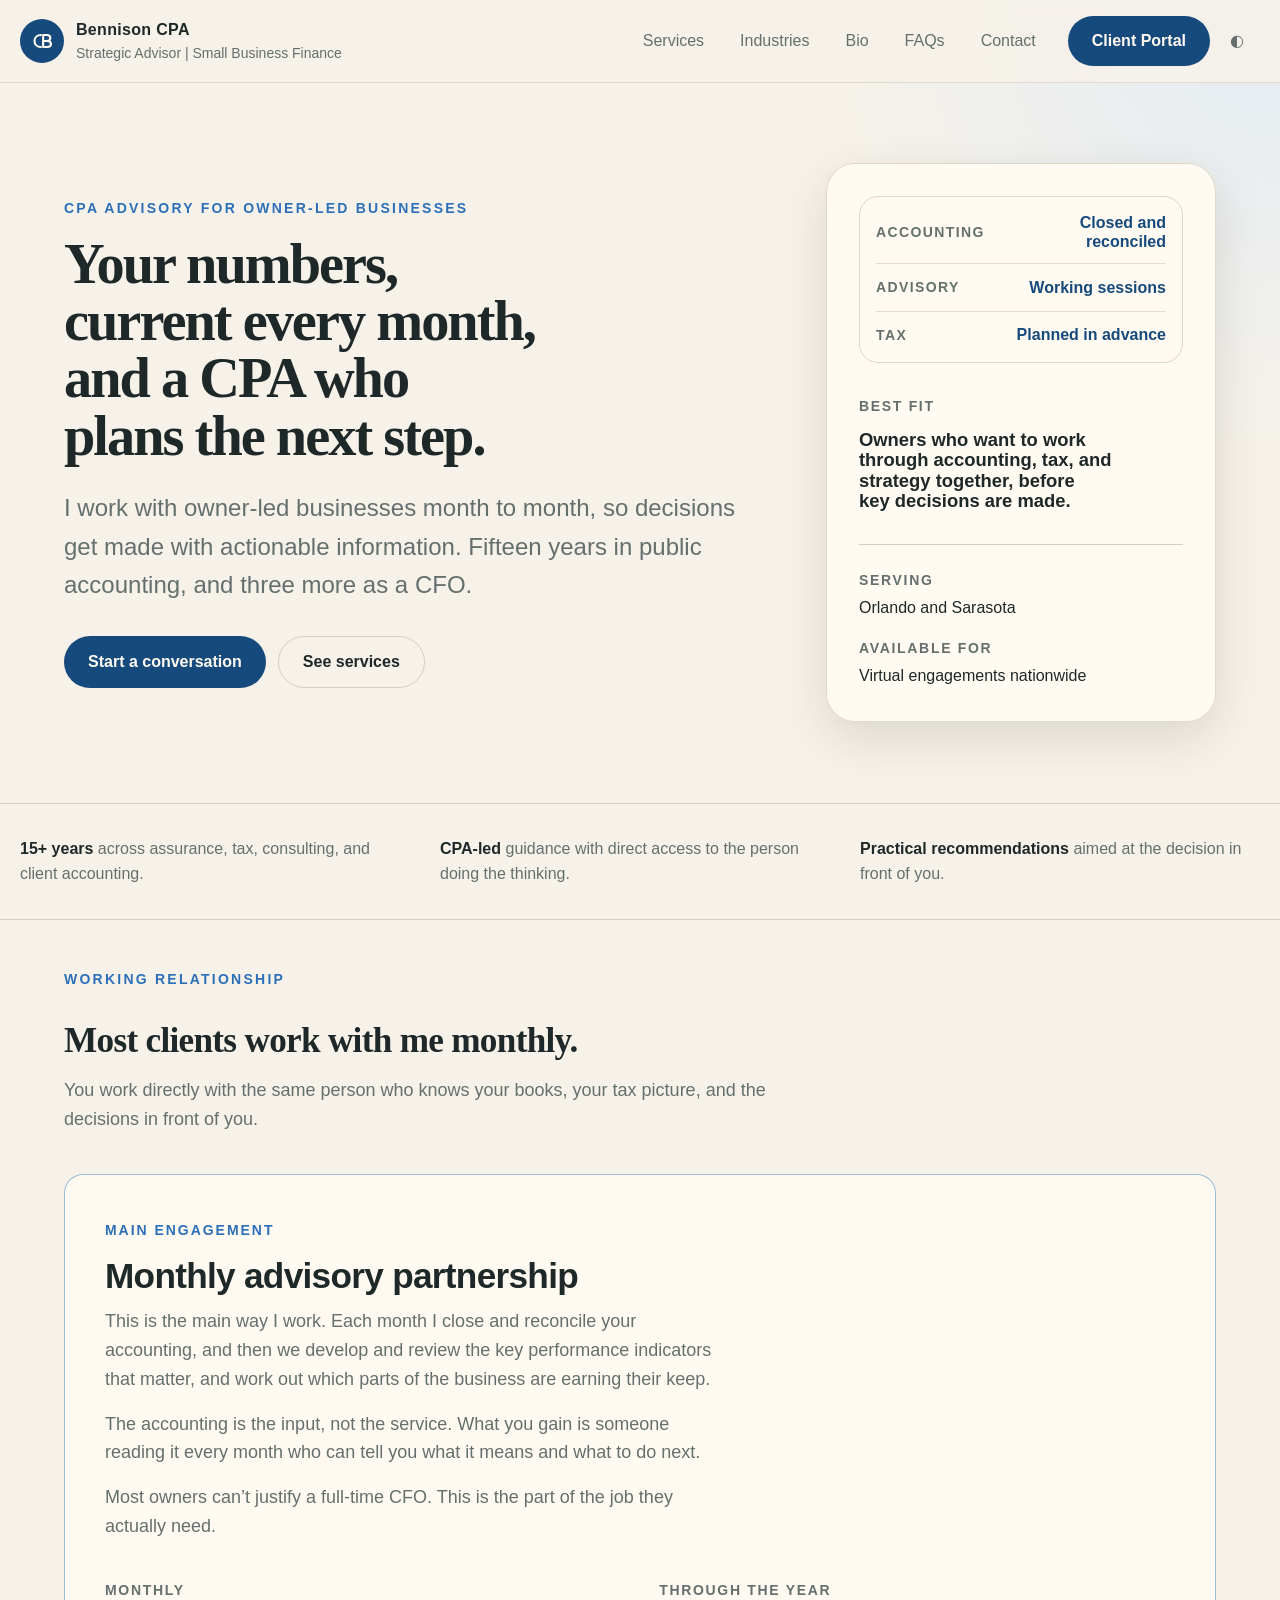
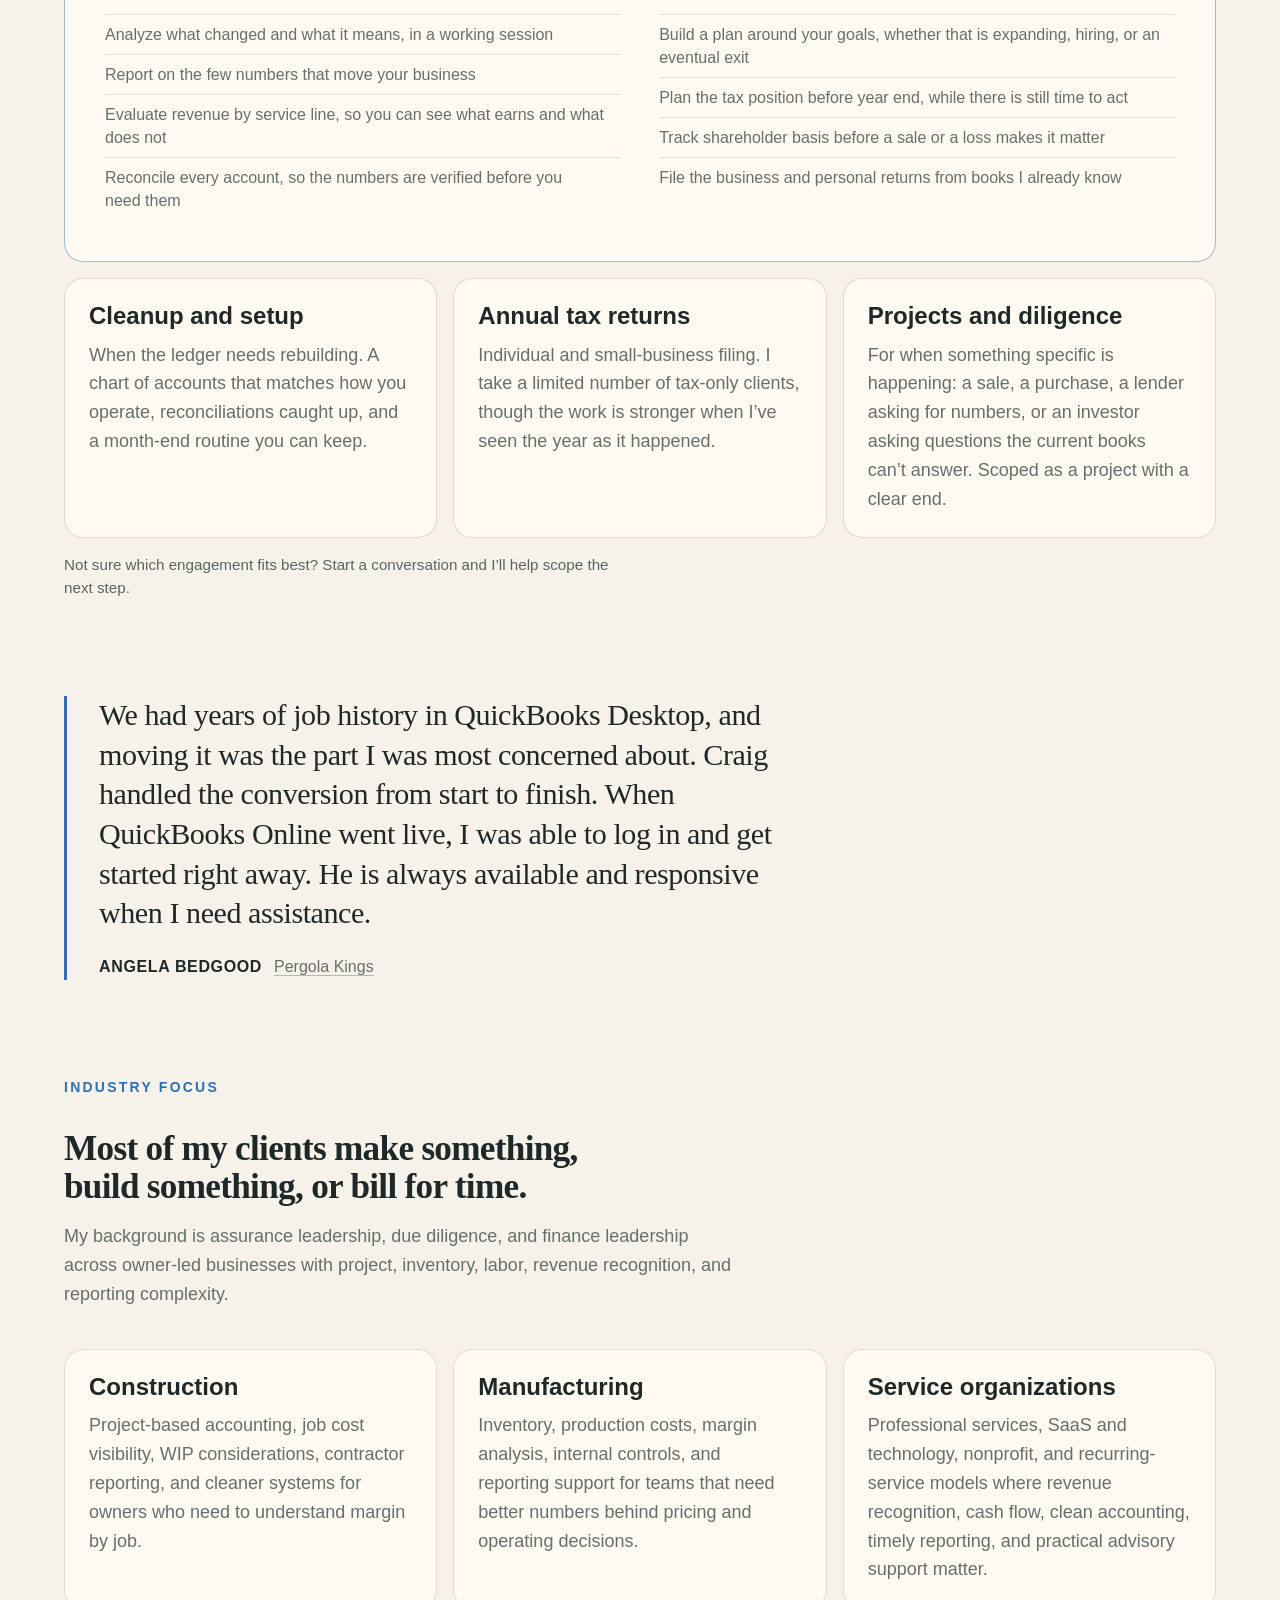
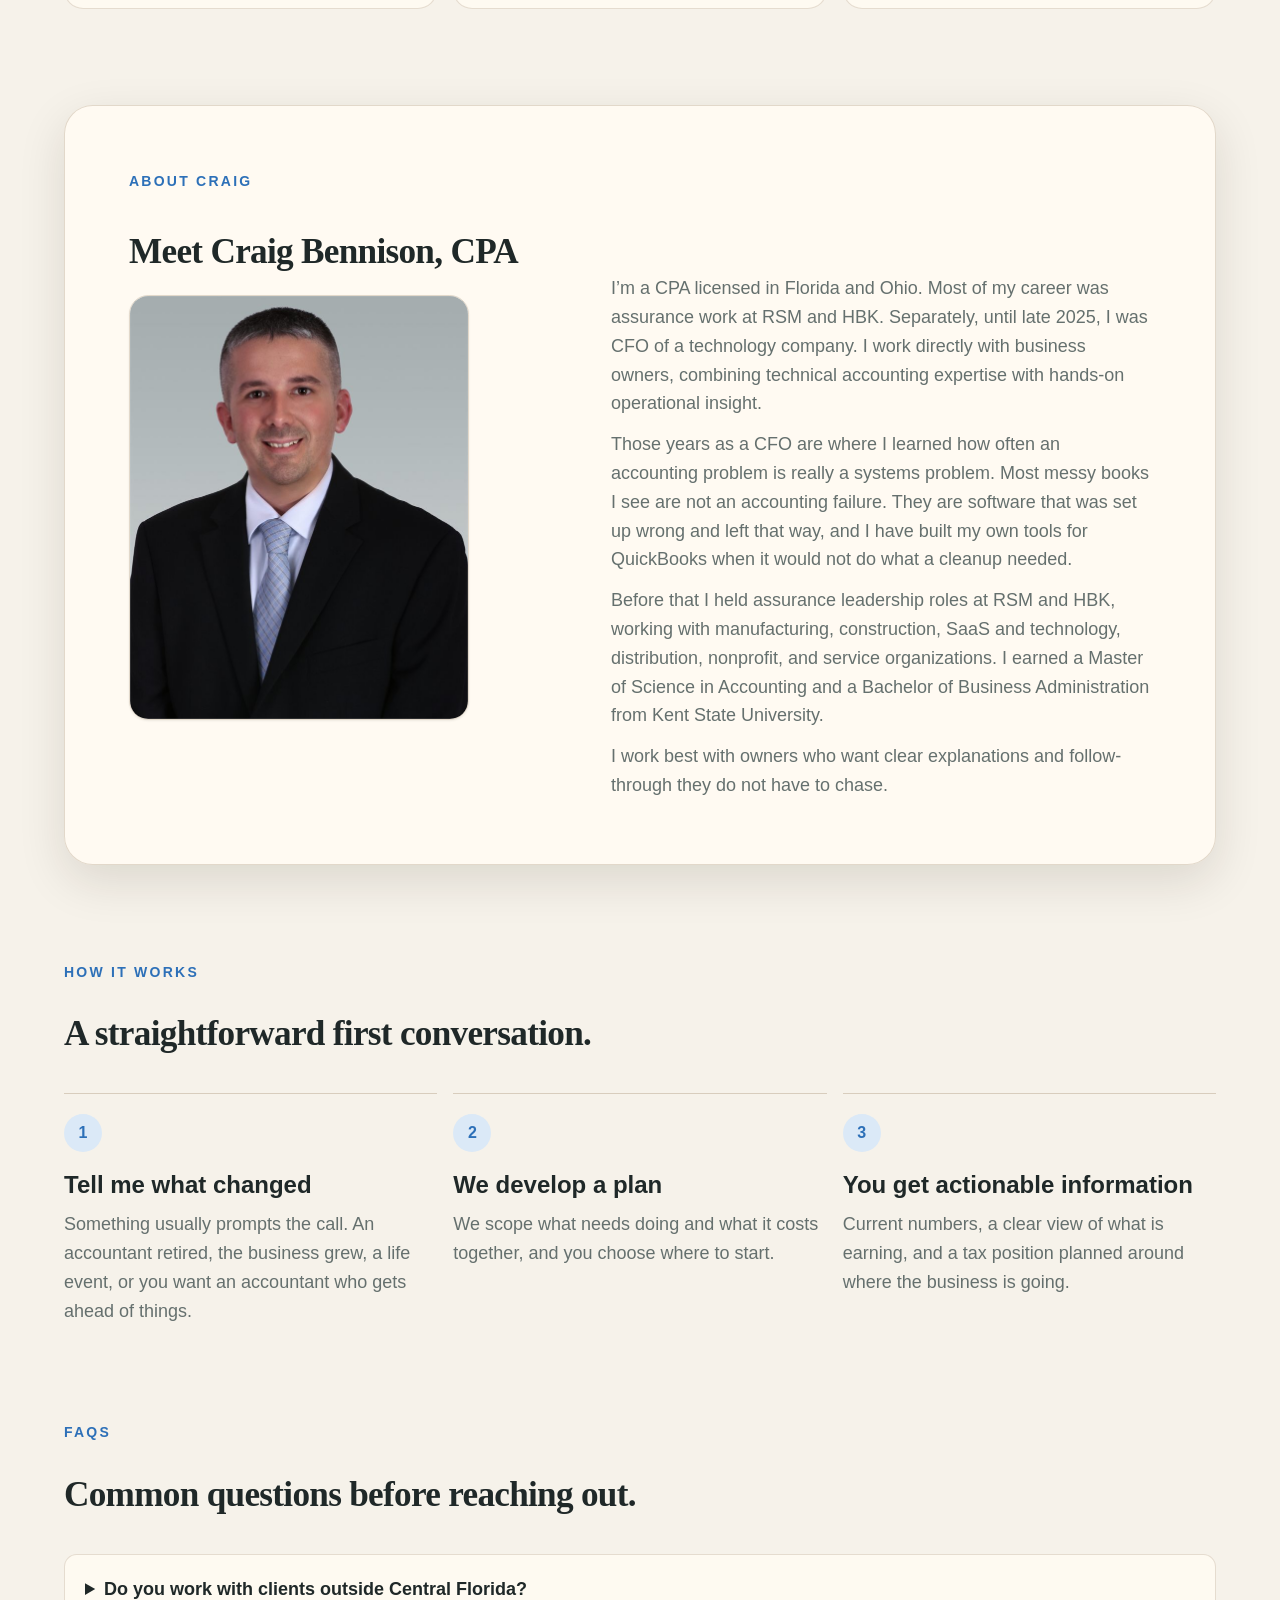
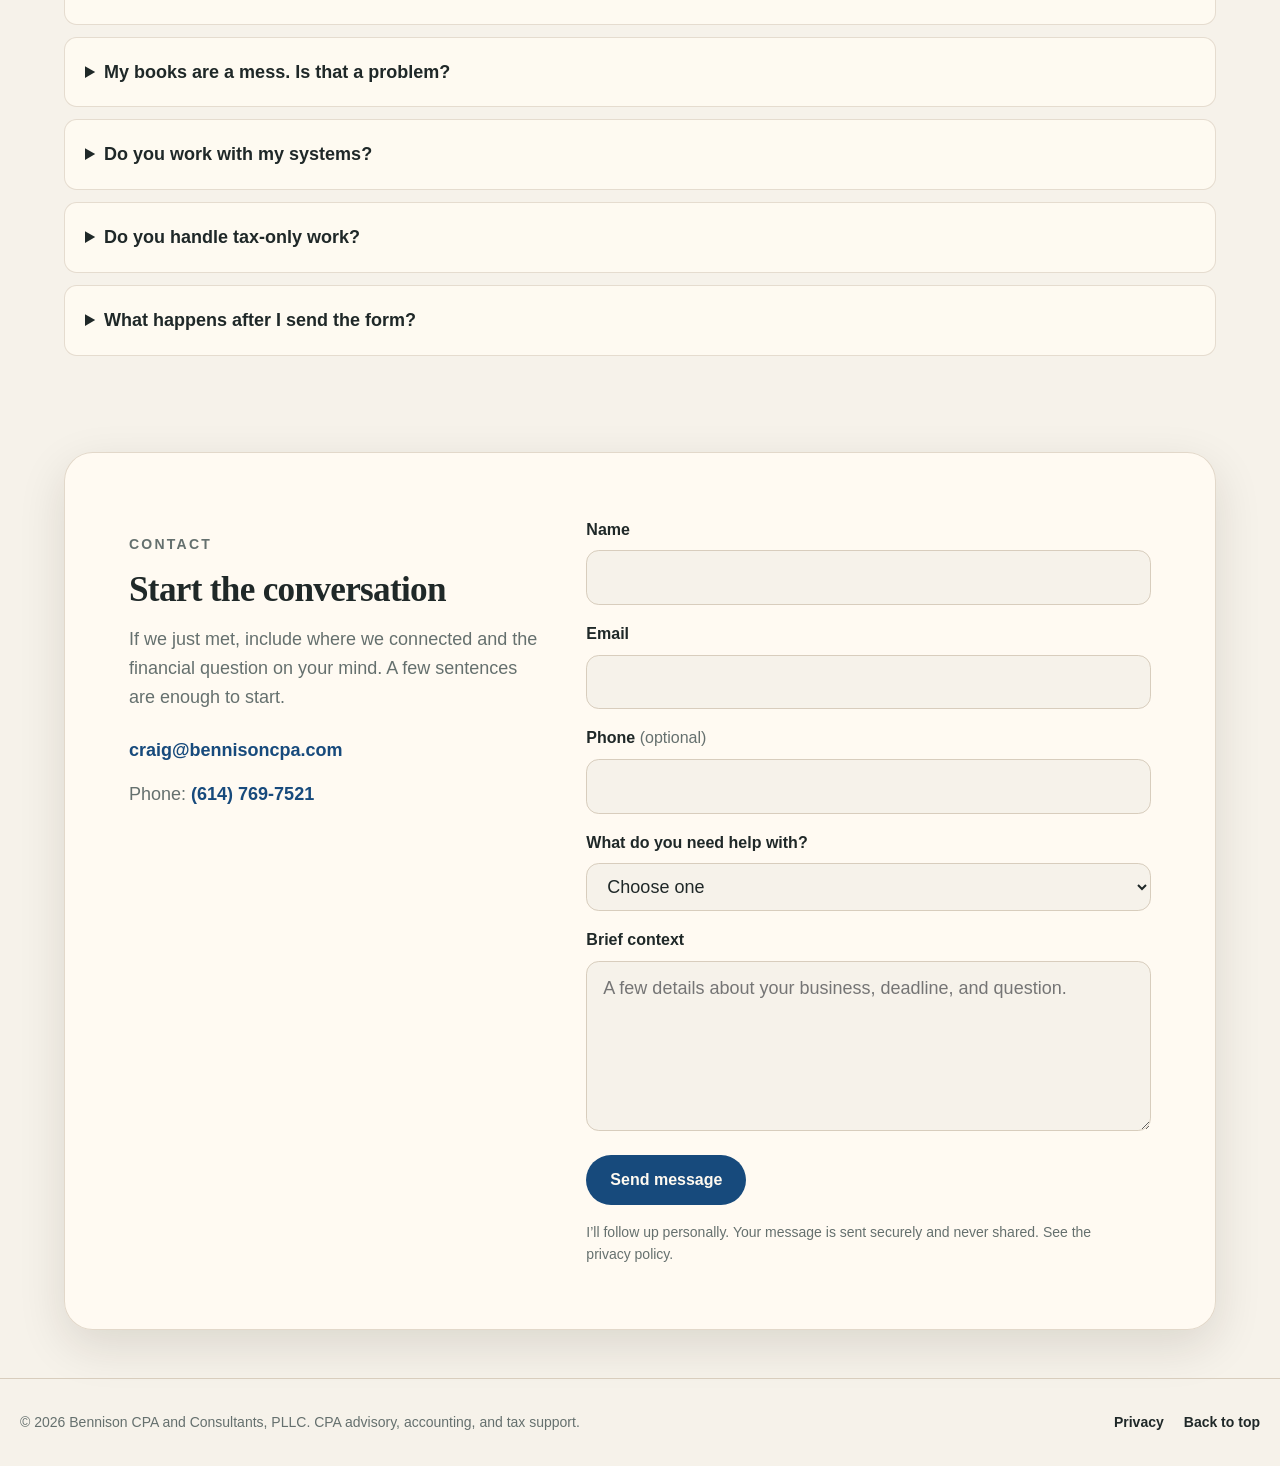
<file: index.html>
<!doctype html>
<html lang="en">
  <head>
    <meta charset="utf-8" />
    <meta name="viewport" content="width=device-width, initial-scale=1" />
    <title>Bennison CPA and Consultants | CPA Advisory, Accounting, and Tax</title>
    <meta
      name="description"
      content="Monthly CFO-level advisory for owner-led businesses, plus QuickBooks cleanup, tax, and diligence. CPA licensed in Florida and Ohio, based in Mount Dora with a client base in Sarasota."
    />
    <meta name="robots" content="index, follow, max-image-preview:large" />
    <meta property="og:site_name" content="Bennison CPA and Consultants" />
    <meta property="og:title" content="Bennison CPA and Consultants" />
    <meta
      property="og:description"
      content="Monthly CFO-level advisory for owner-led businesses, plus QuickBooks cleanup, tax, and diligence. CPA licensed in Florida and Ohio."
    />
    <meta property="og:type" content="website" />
    <meta property="og:url" content="https://www.bennisoncpa.com/" />
    <meta property="og:image" content="https://www.bennisoncpa.com/assets/og-bennisoncpa.jpg" />
    <meta property="og:image:width" content="1200" />
    <meta property="og:image:height" content="630" />
    <meta property="og:image:alt" content="Bennison CPA and Consultants | Strategic Advisor, Small Business Finance" />
    <meta property="og:locale" content="en_US" />

    <meta name="twitter:card" content="summary_large_image" />
    <meta name="twitter:title" content="Bennison CPA and Consultants" />
    <meta name="twitter:description" content="Monthly CFO-level advisory for owner-led businesses, plus QuickBooks cleanup, tax, and diligence. CPA licensed in Florida and Ohio." />
    <meta name="twitter:image" content="https://www.bennisoncpa.com/assets/og-bennisoncpa.jpg" />

    <meta name="theme-color" content="#f6f2ea" media="(prefers-color-scheme: light)" />
    <meta name="theme-color" content="#101615" media="(prefers-color-scheme: dark)" />
    <link rel="canonical" href="https://www.bennisoncpa.com/" />
    <link rel="icon" href="favicon.svg" type="image/svg+xml" />
    <link rel="apple-touch-icon" href="apple-touch-icon.png" />

    <!--
      Theme must be resolved before first paint, otherwise dark-mode visitors
      get a flash of the light palette. Keep this inline and above the stylesheet.
    -->
    <script>
      (function () {
        try {
          var stored = localStorage.getItem('theme');
          var theme = stored || (window.matchMedia('(prefers-color-scheme: dark)').matches ? 'dark' : 'light');
          document.documentElement.setAttribute('data-theme', theme);
        } catch (e) {
          document.documentElement.setAttribute('data-theme', 'light');
        }
      })();
    </script>

    <link rel="preconnect" href="https://api.fontshare.com" />
    <link rel="preconnect" href="https://cdn.fontshare.com" crossorigin />
    <!--
      Fontshare's API honours only the FIRST f[] parameter and silently drops any
      others, so each family needs its own request. Combining them into one URL is
      why the Zodiak headings previously fell back to Georgia. Zodiak also ships
      400/700, not 500/600.
    -->
    <link rel="stylesheet" href="https://api.fontshare.com/v2/css?f[]=satoshi@400,500,700&display=swap" />
    <link rel="stylesheet" href="https://api.fontshare.com/v2/css?f[]=zodiak@400,700&display=swap" />
    <link rel="stylesheet" href="styles.css" />
    <!--
      Address is deliberately locality-only. Craig's Google Business Profile is
      registered as a service-area business ("No location; deliveries and home
      services only"), so it publishes no street address. Adding streetAddress
      or postalCode here would contradict the listing, and Google cross-checks
      the two. GBP service area is Orlando and Sarasota; name, phone, website
      and LinkedIn all match this block exactly.
    -->
    <script type="application/ld+json">
      {
        "@context": "https://schema.org",
        "@type": "AccountingService",
        "@id": "https://www.bennisoncpa.com/#organization",
        "name": "Bennison CPA and Consultants, PLLC",
        "url": "https://www.bennisoncpa.com",
        "logo": "https://www.bennisoncpa.com/assets/og-bennisoncpa.jpg",
        "image": "https://www.bennisoncpa.com/assets/og-bennisoncpa.jpg",
        "telephone": "+1-614-769-7521",
        "sameAs": [
          "https://www.linkedin.com/in/craig-bennison-cpa-a8450a20/"
        ],
        "founder": {
          "@type": "Person",
          "name": "Craig Bennison",
          "jobTitle": "Certified Public Accountant",
          "image": "https://www.bennisoncpa.com/assets/craig-bennison.jpg",
          "alumniOf": {
            "@type": "CollegeOrUniversity",
            "name": "Kent State University"
          },
          "sameAs": [
            "https://www.linkedin.com/in/craig-bennison-cpa-a8450a20/"
          ]
        },
        "address": {
          "@type": "PostalAddress",
          "addressLocality": "Mount Dora",
          "addressRegion": "FL",
          "addressCountry": "US"
        },
        "areaServed": [
            { "@type": "City", "name": "Mount Dora" },
            { "@type": "City", "name": "Orlando" },
            { "@type": "AdministrativeArea", "name": "Lake County, Florida" },
            { "@type": "AdministrativeArea", "name": "Central Florida" },
            { "@type": "City", "name": "Sarasota" },
            { "@type": "AdministrativeArea", "name": "Southwest Florida" },
            { "@type": "City", "name": "Cleveland" },
            { "@type": "AdministrativeArea", "name": "Northeast Ohio" }
          ],
        "availableLanguage": "en",
        "knowsAbout": [
          "QuickBooks Online cleanup",
          "Xero accounting cleanup",
          "Accounting platform migration",
          "Small business tax planning",
          "Construction job cost accounting",
          "Manufacturing inventory and margin analysis",
          "Financial due diligence and quality of earnings",
          "Management reporting and cash flow advisory",
          "Revenue and service line profitability analysis",
          "KPI reporting for owner-led businesses",
          "Forecasting and budgeting",
          "Outsourced CFO and monthly advisory"
        ],
        "hasOfferCatalog": {
          "@type": "OfferCatalog",
          "name": "CPA services",
          "itemListElement": [
              { "@type": "Offer", "itemOffered": { "@type": "Service", "name": "Monthly advisory partnership" } },
              { "@type": "Offer", "itemOffered": { "@type": "Service", "name": "Accounting cleanup and setup" } },
              { "@type": "Offer", "itemOffered": { "@type": "Service", "name": "Annual tax returns" } },
              { "@type": "Offer", "itemOffered": { "@type": "Service", "name": "Projects and diligence" } }
            ]
          },
        "email": "mailto:craig@bennisoncpa.com",
        "description": "Monthly CFO-level advisory for owner-led businesses, plus QuickBooks cleanup, tax, and diligence. CPA licensed in Florida and Ohio, based in Mount Dora with a client base in Sarasota."
      }
    </script>

    <!-- Keep these answers identical to the visible FAQ copy below, or Google drops the rich result. -->
    <script type="application/ld+json">
      {
        "@context": "https://schema.org",
        "@type": "FAQPage",
        "mainEntity": [
          {
            "@type": "Question",
            "name": "Do you work with clients outside Central Florida?",
            "acceptedAnswer": {
              "@type": "Answer",
              "text": "Yes. I am based in Mount Dora and work throughout Central Florida, and I have a long-standing client and referral base in Sarasota and Southwest Florida. I am also licensed in Ohio and work with clients near Cleveland. Most engagements run virtually."
            }
          },
          {
            "@type": "Question",
            "name": "My books are a mess. Is that a problem?",
            "acceptedAnswer": {
              "@type": "Answer",
              "text": "No. Books stop getting done for ordinary reasons: someone left, a system changed, time got away. Whatever state yours are in, it can be fixed."
            }
          },
          {
            "@type": "Question",
            "name": "Do you work with my systems?",
            "acceptedAnswer": {
              "@type": "Answer",
              "text": "Yes. QuickBooks Online, Xero, or whatever you are running now. Throughout my career I have seen them all, and when a system or process is holding you back I can recommend a better path forward."
            }
          },
          {
            "@type": "Question",
            "name": "Do you handle tax-only work?",
            "acceptedAnswer": {
              "@type": "Answer",
              "text": "Yes, on a selective basis. Most of my work is a monthly advisory partnership, and tax work is stronger when I have seen the year as it happened, so I take a limited number of tax-only clients."
            }
          },
          {
            "@type": "Question",
            "name": "What happens after I send the form?",
            "acceptedAnswer": {
              "@type": "Answer",
              "text": "Your message comes straight to me, and I’ll follow up personally with next steps."
            }
          }
        ]
      }
    </script>
  </head>
  <body>
    <a class="skip-link" href="#main">Skip to content</a>
    <header class="site-header" data-header>
      <nav class="nav" aria-label="Primary navigation">
        <a class="brand" href="#top" aria-label="Bennison CPA home">
          <svg class="brand-mark" viewBox="0 0 48 48" aria-hidden="true">
            <path class="mark-c" d="M22.5 15.5c-5.4 0-9.1 3.7-9.1 8.5s3.7 8.5 9.1 8.5" />
            <path class="mark-b" d="M25.6 15.5v17M25.6 15.5h5.1c3.1 0 5 1.7 5 4.2s-1.9 4.3-5 4.3h-5.1M25.6 24h5.8c3.2 0 5.2 1.7 5.2 4.2s-2 4.3-5.2 4.3h-5.8" />
          </svg>
          <span>
            <strong>Bennison CPA</strong>
            <small>Strategic Advisor | Small Business Finance</small>
          </span>
        </a>
        <button class="nav-toggle" type="button" aria-expanded="false" aria-controls="nav-links" data-nav-toggle>
          <span class="sr-only">Toggle menu</span>
          <span></span><span></span><span></span>
        </button>
        <div class="nav-links" id="nav-links" data-nav-links>
          <a href="#services">Services</a>
          <a href="#industries">Industries</a>
          <a href="#about">Bio</a>
          <a href="#faqs">FAQs</a>
          <a href="#contact">Contact</a>
          <a class="button button-primary nav-cta" 
             href="https://app.financial-cents.com/client-portal/" 
             target="_blank" 
             rel="noopener">
              Client Portal
          </a>
          <button class="theme-toggle" type="button" data-theme-toggle aria-label="Switch color theme">
            <span aria-hidden="true">◐</span>
          </button>
        </div>
      </nav>
    </header>

    <main id="main">
      <section class="hero" id="top">
        <div class="hero-copy">
          <p class="eyebrow">CPA advisory for owner-led businesses</p>
          <h1>Your numbers, current every month, and a CPA who plans the next step.</h1>
          <p class="hero-lede">
            I work with owner-led businesses month to month, so decisions get made with
            actionable information. Fifteen years in public accounting, and three more as
            a CFO.
          </p>
          <div class="hero-actions" aria-label="Primary actions">
            <a class="button button-primary" href="#contact">Start a conversation</a>
            <a class="button button-secondary" href="#services">See services</a>
          </div>
        </div>
        <aside class="hero-card" aria-label="Firm snapshot">
          <div class="mini-statement" aria-label="Engagement priorities">
            <div>
              <span>Accounting</span>
              <strong>Closed and reconciled</strong>
            </div>
            <div>
              <span>Advisory</span>
              <strong>Working sessions</strong>
            </div>
            <div>
              <span>Tax</span>
              <strong>Planned in advance</strong>
            </div>
          </div>
          <p class="card-label">Best fit</p>
          <h2>Owners who want to work through accounting, tax, and strategy together, before key decisions are made.</h2>
          <dl class="snapshot">
            <div>
              <dt>Serving</dt>
                <dd>Orlando and Sarasota</dd>
            </div>
            <div>
              <dt>Available for</dt>
              <dd>Virtual engagements nationwide</dd>
            </div>
          </dl>
        </aside>
      </section>

      <section class="trust-strip" aria-label="Firm strengths">
        <p><strong>15+ years</strong> across assurance, tax, consulting, and client accounting.</p>
        <p><strong>CPA-led</strong> guidance with direct access to the person doing the thinking.</p>
        <p><strong>Practical recommendations</strong> aimed at the decision in front of you.</p>
      </section>

      <section class="section services" id="services">
                <div class="section-intro">
          <p class="eyebrow">Working relationship</p>
          <h2>Most clients work with me monthly.</h2>
          <p>
            You work directly with the same person who knows your books, your tax picture, and
            the decisions in front of you.
          </p>
        </div>

        <div class="service-stack">
          <article class="service-card is-primary">
            <span class="service-tag">Main engagement</span>
            <h3>Monthly advisory partnership</h3>
            <div class="primary-split">
              <div class="primary-prose">
                <p>
                  This is the main way I work. Each month I close and reconcile your accounting, and
                  then we develop and review the key performance indicators that matter, and work out
                  which parts of the business are earning their keep.
                </p>
                <p>
                  The accounting is the input, not the service. What you gain is someone
                  reading it every month who can tell you what it means and what to do next.
                </p>
                <p>
                  Most owners can’t justify a full-time CFO. This is the part of the job they
                  actually need.
                </p>
              </div>
              <div class="primary-detail">
                <p class="detail-label">Monthly</p>
                <ul>
                  <li>Analyze what changed and what it means, in a working session</li>
                  <li>Report on the few numbers that move your business</li>
                  <li>Evaluate revenue by service line, so you can see what earns and what does not</li>
                  <li>Reconcile every account, so the numbers are verified before you need them</li>
                
</ul>
              </div>
              <div class="primary-detail">
                <p class="detail-label">Through the year</p>
                <ul>
                  <li>Build a plan around your goals, whether that is expanding, hiring, or an eventual exit</li>
                  <li>Plan the tax position before year end, while there is still time to act</li>
                  <li>Track shareholder basis before a sale or a loss makes it matter</li>
                  <li>File the business and personal returns from books I already know</li>
                </ul>
              </div>
            </div>
          
</article>
          <div class="service-secondary">
            <article class="service-card">
              <h3>Cleanup and setup</h3>
              <p>
                When the ledger needs rebuilding. A chart of accounts that matches how you operate, reconciliations caught up, and a month-end routine you can keep.
              </p>
            </article>
            <article class="service-card">
              <h3>Annual tax returns</h3>
              <p>
                Individual and small-business filing. I take a limited number of tax-only clients,
                though the work is stronger when I’ve seen the year as it happened.
              </p>
            </article>
            <article class="service-card">
              <h3>Projects and diligence</h3>
              <p>
                For when something specific is happening: a sale, a purchase, a lender asking for
                numbers, or an investor asking questions the current books can’t answer. Scoped as a
                project with a clear end.
              </p>
            </article>
          </div>
          <p class="muted-copy">
            Not sure which engagement fits best? Start a conversation and I’ll help scope the next step.
          </p>
        </div>
      </section>

      <!-- Testimonials are deliberately NOT marked up as Review or AggregateRating.
           Google: "If the entity that's being reviewed controls the reviews about
           itself, their pages that use LocalBusiness or any other type of
           Organization structured data are ineligible for star review feature."
           AccountingService inherits from LocalBusiness, so the markup would earn
           nothing and would breach the guidelines. Display only. -->
      <section class="section testimonials" aria-label="Client feedback">
        <figure class="testimonial">
          <blockquote>
            <p>
              We had years of job history in QuickBooks Desktop, and moving it was the part I was most
              concerned about. Craig handled the conversion from start to finish. When QuickBooks Online
              went live, I was able to log in and get started right away. He is always available and
              responsive when I need assistance.
            </p>
          </blockquote>
          <figcaption>
            <span class="testimonial-name">Angela Bedgood</span>
            <span class="testimonial-org">
              <a href="https://www.pergolakings.com/" target="_blank" rel="noopener noreferrer">
                Pergola Kings<span class="sr-only"> (opens in a new tab)</span>
              </a>
            </span>
          </figcaption>
        </figure>
      </section>

      <section class="section industries" id="industries">
        <div class="section-intro">
          <p class="eyebrow">Industry focus</p>
          <h2>Most of my clients make something, build something, or bill for time.</h2>
          <p>
            My background is assurance leadership, due diligence, and finance leadership across owner-led
            businesses with project, inventory, labor, revenue recognition, and reporting complexity.
          </p>
        </div>
        <div class="industry-grid">
          <article class="industry-card">
            <h3>Construction</h3>
            <p>
              Project-based accounting, job cost visibility, WIP considerations, contractor reporting,
              and cleaner systems for owners who need to understand margin by job.
            </p>
          </article>
          <article class="industry-card">
            <h3>Manufacturing</h3>
            <p>
              Inventory, production costs, margin analysis, internal controls, and reporting support for
              teams that need better numbers behind pricing and operating decisions.
            </p>
          </article>
          <article class="industry-card">
            <h3>Service organizations</h3>
            <p>
              Professional services, SaaS and technology, nonprofit, and recurring-service models where
              revenue recognition, cash flow, clean accounting, timely reporting, and practical advisory
              support matter.
            </p>
          </article>
        </div>
      </section>

      <section class="section about" id="about">
        <div class="about-panel">
          <div class="about-heading">
            <p class="eyebrow">About Craig</p>
            <h2>Meet Craig Bennison, CPA</h2>
            <figure class="bio-photo">
              <img
                src="assets/craig-bennison.jpg"
                alt="Craig Bennison, CPA, founder of Bennison CPA and Consultants"
                width="680"
                height="849"
                loading="lazy"
                decoding="async"
              />
            </figure>
          </div>
          <div class="about-copy">
            <p>
              I’m a CPA licensed in Florida and Ohio. Most of my career was assurance work at RSM
              and HBK. Separately, until late 2025, I was CFO of a technology company.
              I work directly with business owners, combining technical accounting expertise with
              hands-on operational insight.
            </p>
            <p>
              Those years as a CFO are where I learned how often an accounting problem is really a
              systems problem. Most messy books I see are not an accounting failure. They are
              software that was set up wrong and left that way, and I have built my own tools for
              QuickBooks when it would not do what a cleanup needed.
            </p>
            <p>
              Before that I held assurance leadership roles at RSM and HBK, working with
              manufacturing, construction, SaaS and technology, distribution, nonprofit, and service
              organizations. I earned a Master of Science in Accounting and a Bachelor of Business
              Administration from Kent State University.
            </p>
            <p>
              I work best with owners who want clear explanations and follow-through they do not
              have to chase.
            </p>
          </div>
        </div>
      </section>

      <section class="section process" aria-label="How engagements work">
        <div class="section-intro compact">
          <p class="eyebrow">How it works</p>
          <h2>A straightforward first conversation.</h2>
        </div>
                <ol class="steps" role="list">
          <li>
            <span>1</span>
            <h3>Tell me what changed</h3>
            <p>Something usually prompts the call. An accountant retired, the business grew, a life event, or you want an accountant who gets ahead of things.</p>
          </li>
          <li>
            <span>2</span>
            <h3>We develop a plan</h3>
            <p>We scope what needs doing and what it costs together, and you choose where to start.</p>
          </li>
          <li>
            <span>3</span>
            <h3>You get actionable information</h3>
            <p>Current numbers, a clear view of what is earning, and a tax position planned around where the business is going.</p>
          </li>
        </ol>

      </section>

      <section class="section faqs" id="faqs">
        <div class="section-intro">
          <p class="eyebrow">FAQs</p>
          <h2>Common questions before reaching out.</h2>
        </div>
        <div class="faq-list">
          <details>
            <summary>Do you work with clients outside Central Florida?</summary>
            <p>Yes. I am based in Mount Dora and work throughout Central Florida, and I have a long-standing client and referral base in Sarasota and Southwest Florida. I am also licensed in Ohio and work with clients near Cleveland. Most engagements run virtually.</p>
          </details>
          <details>
            <summary>My books are a mess. Is that a problem?</summary>
            <p>No. Books stop getting done for ordinary reasons: someone left, a system changed, time got away. Whatever state yours are in, it can be fixed.</p>
          </details>
          <details>
            <summary>Do you work with my systems?</summary>
            <p>Yes. QuickBooks Online, Xero, or whatever you are running now. Throughout my career I have seen them all, and when a system or process is holding you back I can recommend a better path forward.</p>
          </details>
          <details>
            <summary>Do you handle tax-only work?</summary>
            <p>Yes, on a selective basis. Most of my work is a monthly advisory partnership, and tax work is stronger when I have seen the year as it happened, so I take a limited number of tax-only clients.</p>
          </details>
          <details>
            <summary>What happens after I send the form?</summary>
            <p>Your message comes straight to me, and I’ll follow up personally with next steps.</p>
          </details>
        </div>
      </section>

      <section class="section contact" id="contact">
        <div class="contact-card">
          <div class="contact-copy">
            <p class="eyebrow">Contact</p>
            <h2>Start the conversation</h2>
            <p>
              If we just met, include where we connected and the financial question on your mind.
              A few sentences are enough to start.
            </p>
            <a class="email-link" href="mailto:craig@bennisoncpa.com">craig@bennisoncpa.com</a>
            <p class="contact-phone">
              Phone: <a href="tel:+16147697521">(614) 769-7521</a>
            </p>
          </div>
          <form
            class="contact-form"
            action="https://formspree.io/f/mlgzbqjk"
            method="POST"
            data-contact-form
          >
            <div class="field">
              <label for="name">Name</label>
              <input id="name" name="name" type="text" autocomplete="name" required />
            </div>
            <div class="field">
              <label for="email">Email</label>
              <input id="email" name="email" type="email" autocomplete="email" required />
            </div>
            <div class="field">
              <label for="phone">Phone <span class="field-optional">(optional)</span></label>
              <input id="phone" name="phone" type="tel" autocomplete="tel" />
            </div>
            <div class="field">
              <label for="need">What do you need help with?</label>
              <select id="need" name="need" required>
                <option value="">Choose one</option>
                <option>Monthly accounting, cleanup or system setup</option>
                <option>Tax planning or preparation</option>
                <option>Business advisory or project work</option>
                <option>Transaction or diligence support</option>
                <option>Not sure yet</option>
              </select>
            </div>
            <div class="field">
              <label for="message">Brief context</label>
              <textarea id="message" name="message" rows="5" required placeholder="A few details about your business, deadline, and question."></textarea>
            </div>

            <!-- Spam honeypot: real people never see this, bots fill it in and Formspree discards the message. -->
            <input type="text" name="_gotcha" tabindex="-1" autocomplete="off" aria-hidden="true" class="honeypot" />
            <input type="hidden" name="_subject" value="New inquiry from bennisoncpa.com" />

            <button class="button button-primary form-submit" type="submit" data-submit>Send message</button>

            <p class="form-status" data-form-status role="status" aria-live="polite"></p>

            <p class="form-note">
              I’ll follow up personally. Your message is sent securely
              and never shared. See the <a href="/privacy">privacy policy</a>.
            </p>
          </form>
        </div>
      </section>
    </main>

    <footer class="site-footer">
      <p>© <span data-year></span> Bennison CPA and Consultants, PLLC. CPA advisory, accounting, and tax support.</p>
      <nav class="footer-links" aria-label="Footer">
        <a href="/privacy">Privacy</a>
        <a href="#top">Back to top</a>
      </nav>
    </footer>

    <script src="script.js" defer></script>

    <!--
      ANALYTICS: Cloudflare Web Analytics is enabled via automatic setup in the
      Cloudflare dashboard, so the beacon is injected at the edge. Deliberately
      no analytics script here - adding one would double-count every page view.
    -->
  </body>
</html>
</file>
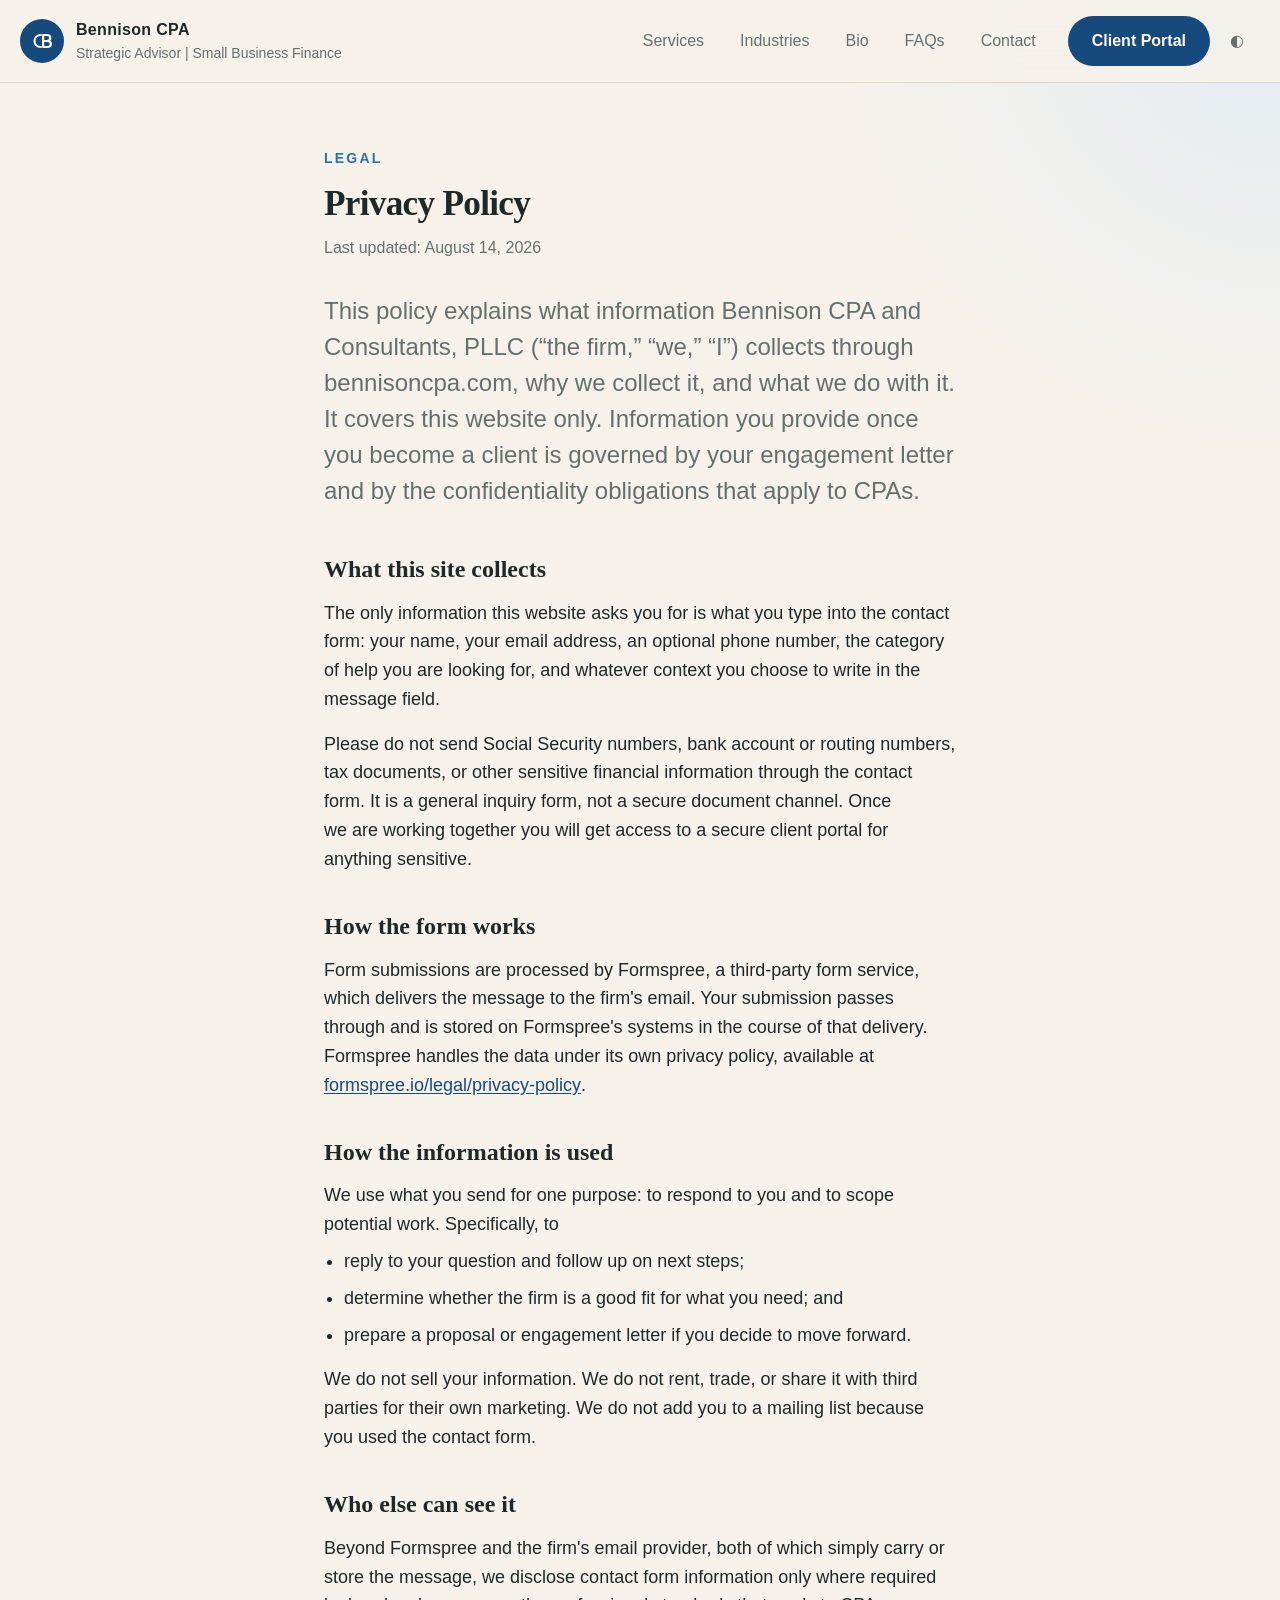
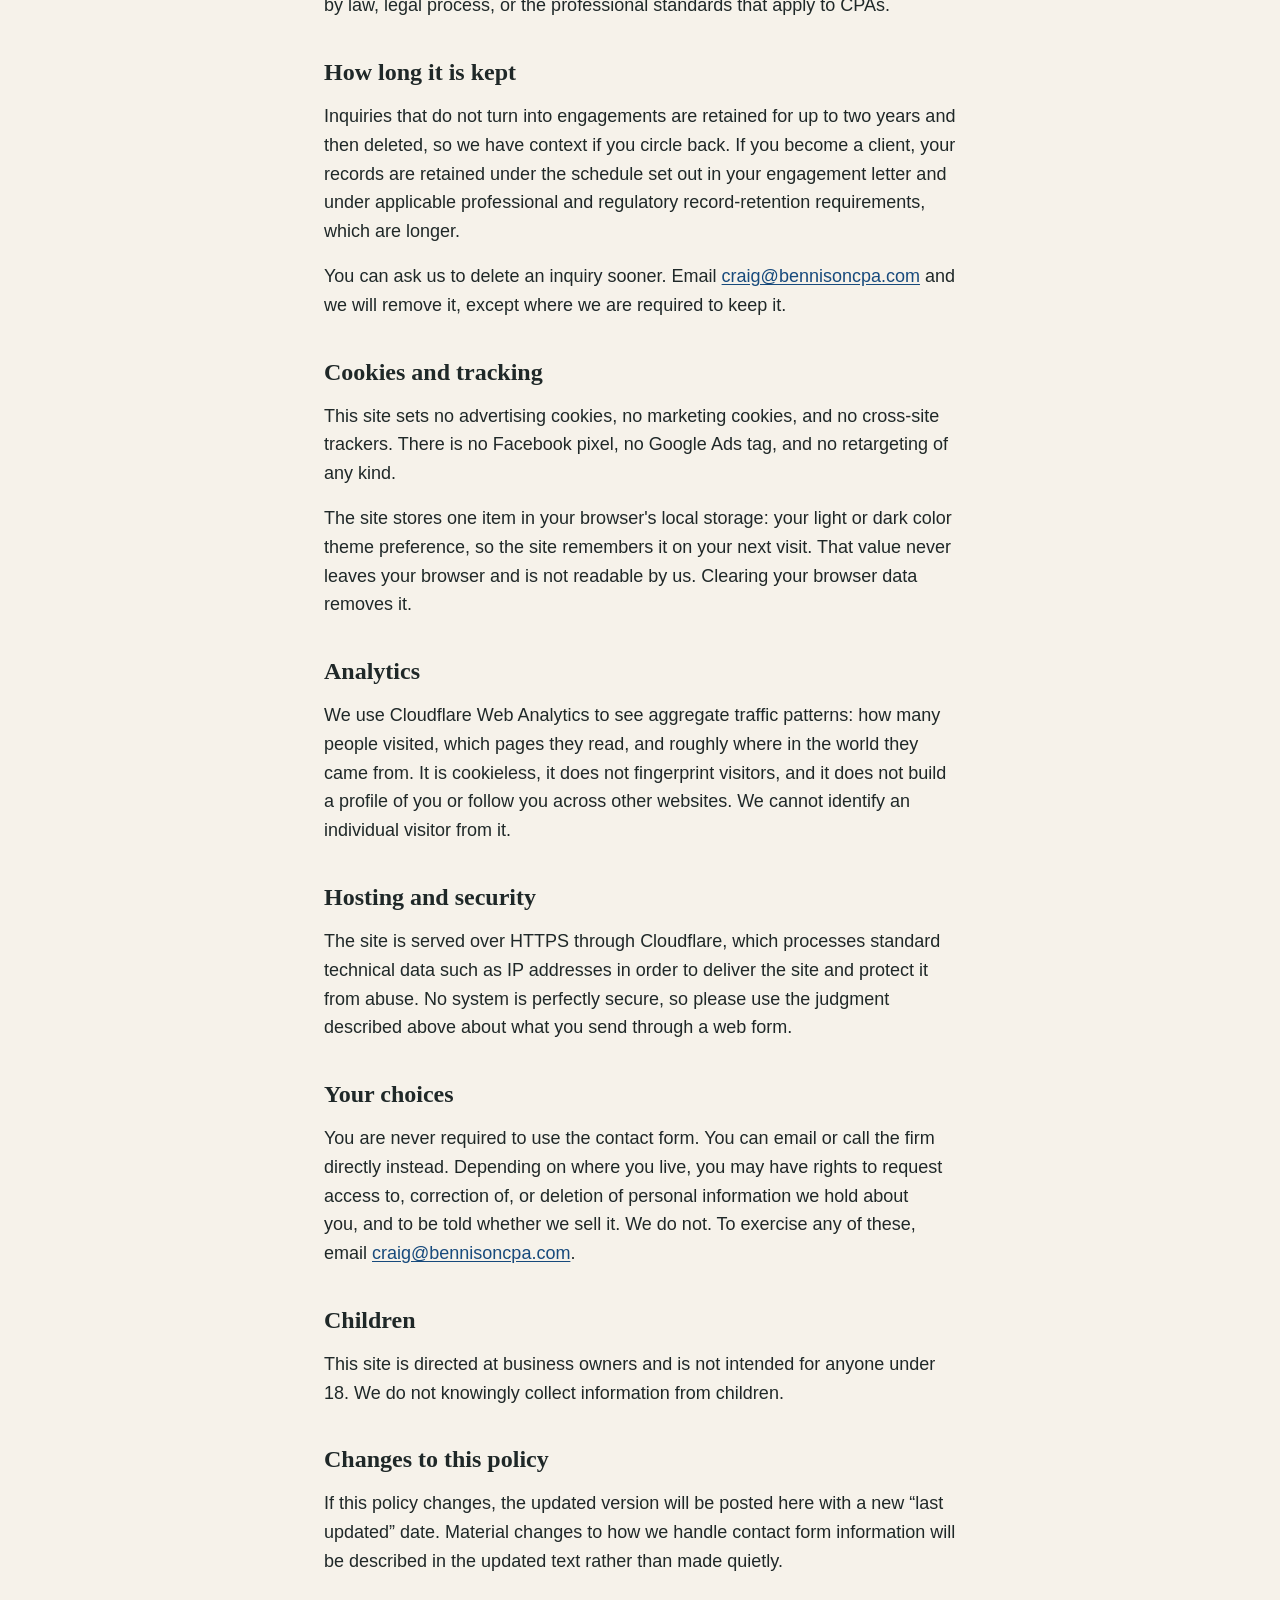
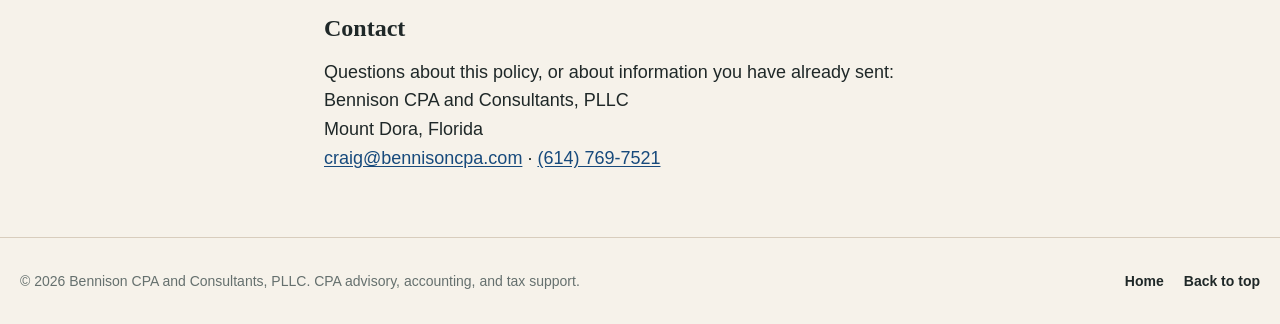
<file: privacy.html>
<!doctype html>
<html lang="en">
  <head>
    <meta charset="utf-8" />
    <meta name="viewport" content="width=device-width, initial-scale=1" />
    <title>Privacy Policy | Bennison CPA and Consultants</title>
    <meta
      name="description"
      content="How Bennison CPA and Consultants, PLLC collects, uses, and protects information submitted through bennisoncpa.com."
    />
    <meta name="robots" content="index, follow" />
    <link rel="canonical" href="https://www.bennisoncpa.com/privacy" />
    <link rel="icon" href="favicon.svg" type="image/svg+xml" />
    <link rel="apple-touch-icon" href="apple-touch-icon.png" />
    <meta name="theme-color" content="#f6f2ea" media="(prefers-color-scheme: light)" />
    <meta name="theme-color" content="#101615" media="(prefers-color-scheme: dark)" />

    <script>
      (function () {
        try {
          var stored = localStorage.getItem('theme');
          var theme = stored || (window.matchMedia('(prefers-color-scheme: dark)').matches ? 'dark' : 'light');
          document.documentElement.setAttribute('data-theme', theme);
        } catch (e) {
          document.documentElement.setAttribute('data-theme', 'light');
        }
      })();
    </script>

    <link rel="preconnect" href="https://api.fontshare.com" />
    <link rel="preconnect" href="https://cdn.fontshare.com" crossorigin />
    <!-- Fontshare honours only the first f[] param, so one request per family. -->
    <link rel="stylesheet" href="https://api.fontshare.com/v2/css?f[]=satoshi@400,500,700&display=swap" />
    <link rel="stylesheet" href="https://api.fontshare.com/v2/css?f[]=zodiak@400,700&display=swap" />
    <link rel="stylesheet" href="styles.css" />
  </head>
  <body>
    <a class="skip-link" href="#main">Skip to content</a>
    <header class="site-header">
      <nav class="nav" aria-label="Primary navigation">
        <a class="brand" href="/" aria-label="Bennison CPA home">
          <svg class="brand-mark" viewBox="0 0 48 48" aria-hidden="true">
            <path class="mark-c" d="M22.5 15.5c-5.4 0-9.1 3.7-9.1 8.5s3.7 8.5 9.1 8.5" />
            <path class="mark-b" d="M25.6 15.5v17M25.6 15.5h5.1c3.1 0 5 1.7 5 4.2s-1.9 4.3-5 4.3h-5.1M25.6 24h5.8c3.2 0 5.2 1.7 5.2 4.2s-2 4.3-5.2 4.3h-5.8" />
          </svg>
          <span>
            <strong>Bennison CPA</strong>
            <small>Strategic Advisor | Small Business Finance</small>
          </span>
        </a>
        <button class="nav-toggle" type="button" aria-expanded="false" aria-controls="nav-links" data-nav-toggle>
          <span class="sr-only">Toggle menu</span>
          <span></span><span></span><span></span>
        </button>
        <div class="nav-links" id="nav-links" data-nav-links>
          <a href="/#services">Services</a>
          <a href="/#industries">Industries</a>
          <a href="/#about">Bio</a>
          <a href="/#faqs">FAQs</a>
          <a href="/#contact">Contact</a>
          <a class="button button-primary nav-cta"
             href="https://app.financial-cents.com/client-portal/"
             target="_blank"
             rel="noopener">
              Client Portal
          </a>
          <button class="theme-toggle" type="button" data-theme-toggle aria-label="Switch color theme">
            <span aria-hidden="true">◐</span>
          </button>
        </div>
      </nav>
    </header>

    <main id="main">
      <div class="page-header">
        <p class="eyebrow">Legal</p>
        <h1>Privacy Policy</h1>
        <p class="page-meta">Last updated: August 14, 2026</p>
      </div>

      <!--
        NOTE (Craig): this is an accurate description of what the site actually does
        today, but it is not legal advice. Worth 20 minutes with an attorney before
        you rely on it, especially the retention and confidentiality language, given
        you are a licensed CPA in two states.
      -->
      <article class="prose">
        <p>
          This policy explains what information Bennison CPA and Consultants, PLLC (“the firm,”
          “we,” “I”) collects through bennisoncpa.com, why we collect it, and what we do with it.
          It covers this website only. Information you provide once you become a client is governed
          by your engagement letter and by the confidentiality obligations that apply to CPAs.
        </p>

        <h2>What this site collects</h2>
        <p>
          The only information this website asks you for is what you type into the contact form:
          your name, your email address, an optional phone number, the category of help you are
          looking for, and whatever context you choose to write in the message field.
        </p>
        <p>
          Please do not send Social Security numbers, bank account or routing numbers, tax
          documents, or other sensitive financial information through the contact form. It is a
          general inquiry form, not a secure document channel. Once we are working together you
          will get access to a secure client portal for anything sensitive.
        </p>

        <h2>How the form works</h2>
        <p>
          Form submissions are processed by Formspree, a third-party form service, which delivers
          the message to the firm's email. Your submission passes through and is stored on
          Formspree's systems in the course of that delivery. Formspree handles the data under its
          own privacy policy, available at
          <a href="https://formspree.io/legal/privacy-policy/" target="_blank" rel="noopener">formspree.io/legal/privacy-policy</a>.
        </p>

        <h2>How the information is used</h2>
        <p>We use what you send for one purpose: to respond to you and to scope potential work. Specifically, to</p>
        <ul>
          <li>reply to your question and follow up on next steps;</li>
          <li>determine whether the firm is a good fit for what you need; and</li>
          <li>prepare a proposal or engagement letter if you decide to move forward.</li>
        </ul>
        <p>
          We do not sell your information. We do not rent, trade, or share it with third parties for
          their own marketing. We do not add you to a mailing list because you used the contact form.
        </p>

        <h2>Who else can see it</h2>
        <p>
          Beyond Formspree and the firm's email provider, both of which simply carry or store the
          message, we disclose contact form information only where required by law, legal process,
          or the professional standards that apply to CPAs.
        </p>

        <h2>How long it is kept</h2>
        <p>
          Inquiries that do not turn into engagements are retained for up to two years and then
          deleted, so we have context if you circle back. If you become a client, your records are
          retained under the schedule set out in your engagement letter and under applicable
          professional and regulatory record-retention requirements, which are longer.
        </p>
        <p>
          You can ask us to delete an inquiry sooner. Email
          <a href="mailto:craig@bennisoncpa.com">craig@bennisoncpa.com</a> and we will remove it,
          except where we are required to keep it.
        </p>

        <h2>Cookies and tracking</h2>
        <p>
          This site sets no advertising cookies, no marketing cookies, and no cross-site trackers.
          There is no Facebook pixel, no Google Ads tag, and no retargeting of any kind.
        </p>
        <p>
          The site stores one item in your browser's local storage: your light or dark color theme
          preference, so the site remembers it on your next visit. That value never leaves your
          browser and is not readable by us. Clearing your browser data removes it.
        </p>

        <h2>Analytics</h2>
        <p>
          We use Cloudflare Web Analytics to see aggregate traffic patterns: how many people visited,
          which pages they read, and roughly where in the world they came from. It is cookieless,
          it does not fingerprint visitors, and it does not build a profile of you or follow you
          across other websites. We cannot identify an individual visitor from it.
        </p>

        <h2>Hosting and security</h2>
        <p>
          The site is served over HTTPS through Cloudflare, which processes standard technical data
          such as IP addresses in order to deliver the site and protect it from abuse. No system is
          perfectly secure, so please use the judgment described above about what you send through
          a web form.
        </p>

        <h2>Your choices</h2>
        <p>
          You are never required to use the contact form. You can email or call the firm directly
          instead. Depending on where you live, you may have rights to request access to, correction
          of, or deletion of personal information we hold about you, and to be told whether we sell
          it. We do not. To exercise any of these, email
          <a href="mailto:craig@bennisoncpa.com">craig@bennisoncpa.com</a>.
        </p>

        <h2>Children</h2>
        <p>
          This site is directed at business owners and is not intended for anyone under 18. We do not
          knowingly collect information from children.
        </p>

        <h2>Changes to this policy</h2>
        <p>
          If this policy changes, the updated version will be posted here with a new “last updated”
          date. Material changes to how we handle contact form information will be described in the
          updated text rather than made quietly.
        </p>

        <h2>Contact</h2>
        <p>
          Questions about this policy, or about information you have already sent:<br />
          Bennison CPA and Consultants, PLLC<br />
          Mount Dora, Florida<br />
          <a href="mailto:craig@bennisoncpa.com">craig@bennisoncpa.com</a> ·
          <a href="tel:+16147697521">(614) 769-7521</a>
        </p>
      </article>
    </main>

    <footer class="site-footer">
      <p>© <span data-year></span> Bennison CPA and Consultants, PLLC. CPA advisory, accounting, and tax support.</p>
      <nav class="footer-links" aria-label="Footer">
        <a href="/">Home</a>
        <a href="#main">Back to top</a>
      </nav>
    </footer>

    <script src="script.js" defer></script>
  </body>
</html>
</file>
<file: styles.css>
:root,
[data-theme='light'] {
  --font-display: 'Zodiak', Georgia, serif;
  --font-body: 'Satoshi', 'Inter', sans-serif;
  --text-xs: clamp(0.75rem, 0.7rem + 0.25vw, 0.875rem);
  --text-sm: clamp(0.875rem, 0.8rem + 0.35vw, 1rem);
  --text-base: clamp(1rem, 0.95rem + 0.25vw, 1.125rem);
  --text-lg: clamp(1.125rem, 1rem + 0.75vw, 1.5rem);
  --text-xl: clamp(1.5rem, 1.2rem + 1.25vw, 2.25rem);
  --text-2xl: clamp(2.35rem, 1.5rem + 3.8vw, 5.75rem);
  --space-1: 0.25rem;
  --space-2: 0.5rem;
  --space-3: 0.75rem;
  --space-4: 1rem;
  --space-5: 1.25rem;
  --space-6: 1.5rem;
  --space-8: 2rem;
  --space-10: 2.5rem;
  --space-12: 3rem;
  --space-16: 4rem;
  --space-20: 5rem;
  --space-24: 6rem;
  --color-bg: #f6f2ea;
  --color-surface: #fffaf1;
  --color-surface-2: #ebe4d7;
  --color-text: #1f2828;
  --color-text-muted: #65706e;
  --color-border: #d8cdbd;
  --color-primary: #174a7c;
  --color-primary-hover: #0f365f;
  --color-accent: #2d70b8;
  --color-accent-soft: #dbe9f7;
  --color-error: #8f263f;
  --color-success: #1f6b45;
  --color-text-subtle: #5a6462;
  --shadow-sm: 0 1px 2px oklch(0.25 0.02 80 / 0.08);
  --shadow-md: 0 16px 48px oklch(0.22 0.03 80 / 0.12);
  --radius-sm: 0.45rem;
  --radius-md: 0.8rem;
  --radius-lg: 1.2rem;
  --radius-xl: 1.8rem;
  --transition-interactive: 180ms cubic-bezier(0.16, 1, 0.3, 1);
}

[data-theme='dark'] {
  --color-bg: #101615;
  --color-surface: #17201f;
  --color-surface-2: #21302e;
  --color-text: #eee8dd;
  --color-text-muted: #a6b1ad;
  --color-border: #344642;
  --color-primary: #8fc7ff;
  --color-primary-hover: #bddfff;
  --color-accent: #67a8f0;
  --color-accent-soft: #1c3148;
  --color-error: #ed86a1;
  --color-success: #7fd6a8;
  --color-text-subtle: #b3beb9;
  --shadow-sm: 0 1px 2px oklch(0 0 0 / 0.24);
  --shadow-md: 0 16px 48px oklch(0 0 0 / 0.34);
}

*,
*::before,
*::after {
  box-sizing: border-box;
  margin: 0;
  padding: 0;
}

html {
  text-size-adjust: none;
  -webkit-font-smoothing: antialiased;
  -moz-osx-font-smoothing: grayscale;
  scroll-behavior: smooth;
  scroll-padding-top: var(--space-20);
}

body {
  min-height: 100dvh;
  background:
    radial-gradient(circle at top right, color-mix(in oklab, var(--color-accent-soft), transparent 30%), transparent 28rem),
    var(--color-bg);
  color: var(--color-text);
  font-family: var(--font-body);
  font-size: var(--text-base);
  line-height: 1.6;
}

img,
svg {
  display: block;
  max-width: 100%;
}

a {
  color: inherit;
  text-decoration: none;
}

button,
input,
select,
textarea {
  color: inherit;
  font: inherit;
}

button {
  border: 0;
  cursor: pointer;
}

p,
li {
  max-width: 72ch;
  text-wrap: pretty;
}

h1,
h2,
h3 {
  color: var(--color-text);
  font-weight: 600;
  line-height: 1.08;
  text-wrap: balance;
}

/* Zodiak publishes 400 and 700 (not 500/600), so name 700 explicitly rather
   than letting the browser synthesise a weight that was never downloaded. */
h1,
h2 {
  font-family: var(--font-display);
  font-weight: 700;
}

:focus-visible {
  border-radius: var(--radius-sm);
  outline: 2px solid var(--color-primary);
  outline-offset: 3px;
}

::selection {
  background: color-mix(in oklab, var(--color-primary), transparent 76%);
}

.skip-link {
  background: var(--color-primary);
  color: var(--color-bg);
  left: var(--space-4);
  padding: var(--space-3) var(--space-4);
  position: absolute;
  top: var(--space-3);
  transform: translateY(-160%);
  z-index: 100;
}

.skip-link:focus {
  transform: translateY(0);
}

.sr-only {
  border: 0;
  clip: rect(0, 0, 0, 0);
  height: 1px;
  margin: -1px;
  overflow: hidden;
  padding: 0;
  position: absolute;
  white-space: nowrap;
  width: 1px;
}

.site-header {
  backdrop-filter: blur(18px);
  background: color-mix(in oklab, var(--color-bg), transparent 12%);
  border-bottom: 1px solid color-mix(in oklab, var(--color-border), transparent 35%);
  position: sticky;
  top: 0;
  z-index: 20;
}

.nav {
  align-items: center;
  display: flex;
  gap: var(--space-4);
  justify-content: space-between;
  margin: 0 auto;
  max-width: 1440px;
  padding: var(--space-4) var(--space-5);
}

.brand {
  align-items: center;
  display: inline-flex;
  gap: var(--space-3);
  min-height: 44px;
}

.brand-mark {
  background: var(--color-primary);
  border-radius: 50%;
  color: var(--color-surface);
  flex: 0 0 44px;
  height: 44px;
  padding: 5px;
  width: 44px;
}

.brand-mark .mark-c,
.brand-mark .mark-b {
  fill: none;
  stroke: currentColor;
  stroke-linecap: round;
  stroke-linejoin: round;
  stroke-width: 3;
}

.brand strong,
.brand small {
  display: block;
}

.brand strong {
  font-size: var(--text-sm);
  letter-spacing: 0.02em;
}

.brand small {
  color: var(--color-text-muted);
  font-size: var(--text-xs);
}

.nav-links {
  align-items: center;
  display: flex;
  gap: var(--space-1);
}

/* :not(.button) matters. Without it this rule outranks .button-primary and
   paints the Client Portal CTA muted grey on navy (1.78:1). */
.nav-links a:not(.button),
.theme-toggle {
  border-radius: var(--radius-md);
  color: var(--color-text-muted);
  display: inline-flex;
  font-size: var(--text-sm);
  min-height: 44px;
  padding: var(--space-3) var(--space-4);
}

.nav-links a:not(.button):hover,
.theme-toggle:hover {
  background: color-mix(in oklab, var(--color-surface-2), transparent 45%);
  color: var(--color-text);
}

.theme-toggle {
  align-items: center;
  background: transparent;
}

.nav-toggle {
  background: transparent;
  display: none;
  flex-direction: column;
  gap: 5px;
  justify-content: center;
  min-height: 44px;
  min-width: 44px;
}

.nav-toggle span:not(.sr-only) {
  background: var(--color-text);
  border-radius: var(--radius-sm);
  height: 2px;
  width: 22px;
}

.hero {
  align-items: center;
  display: grid;
  gap: clamp(var(--space-8), 7vw, var(--space-24));
  /* First column must be able to shrink (minmax(0, …), not minmax(520px, …)),
     otherwise the two columns' minimums exceed the viewport on tablets and the
     whole page scrolls sideways. */
  grid-template-columns: minmax(0, 1fr) minmax(340px, 0.58fr);
  margin: 0 auto;
  max-width: 1440px;
  min-height: min(720px, calc(100dvh - 76px));
  padding: clamp(var(--space-10), 6vw, var(--space-20)) clamp(var(--space-5), 5vw, var(--space-16));
}

.eyebrow {
  color: var(--color-accent);
  font-size: var(--text-xs);
  font-weight: 700;
  letter-spacing: 0.16em;
  margin-bottom: var(--space-4);
  max-width: none;
  text-transform: uppercase;
}

/* The wrap is controlled by measure and size, NOT by text-wrap: measured across
   14 viewports, `balance` and `normal` give identical line breaks here (`pretty`
   is worse). At 13ch the headline needed 5+ lines and orphaned a short second
   line, so the measure stays at 18ch with a 1.65rem floor.

   The clamp was 4.6vw capped at 4.25rem. That rendered four jagged lines at
   1200, 1280, 1366, 1536, 1600 and 1920, with a first line only 63% of the
   measure, and 1440 was the one wide width that still held three. 4.4vw capped
   at 4.15rem holds three lines at every width from 390px to 1920px, each line
   91-98% of the measure. 360px is four lines, which is fine.
   Changing either value re-opens the problem, so re-measure if you touch them. */
.hero h1 {
  font-size: clamp(1.65rem, 4.4vw, 4.15rem);
  letter-spacing: -0.035em;
  line-height: 1.02;
  max-width: 18ch;
  text-wrap: balance;
}

.hero-lede {
  color: var(--color-text-muted);
  font-size: var(--text-lg);
  margin-top: var(--space-6);
  max-width: 58ch;
}

.hero-actions {
  display: flex;
  flex-wrap: wrap;
  gap: var(--space-3);
  margin-top: var(--space-8);
}

.button {
  align-items: center;
  border-radius: 999px;
  display: inline-flex;
  font-size: var(--text-sm);
  font-weight: 700;
  justify-content: center;
  min-height: 48px;
  padding: var(--space-3) var(--space-6);
  transition:
    background var(--transition-interactive),
    color var(--transition-interactive),
    border-color var(--transition-interactive),
    transform var(--transition-interactive);
}

.button:hover {
  transform: translateY(-1px);
}

.button-primary {
  background: var(--color-primary);
  color: var(--color-surface);
}

.button-primary:hover {
  background: var(--color-primary-hover);
}

.button-secondary {
  border: 1px solid var(--color-border);
  color: var(--color-text);
}

.button-secondary:hover {
  background: var(--color-surface);
}

.hero-card,
.contact-card,
.about-panel {
  background: color-mix(in oklab, var(--color-surface), transparent 3%);
  border: 1px solid color-mix(in oklab, var(--color-border), transparent 25%);
  border-radius: var(--radius-xl);
  box-shadow: var(--shadow-md);
}

.hero-card {
  overflow: hidden;
  padding: var(--space-8);
}

.mini-statement {
  border: 1px solid color-mix(in oklab, var(--color-border), transparent 20%);
  border-radius: var(--radius-lg);
  display: grid;
  gap: var(--space-3);
  margin-bottom: var(--space-8);
  padding: var(--space-4);
}

/* The flexible track must be the VALUE, not the label. It was the other way
   round (`minmax(0, 1fr) auto`) with the value set to `white-space: nowrap`,
   which meant the value track could never shrink below its one-line width, so
   the label track absorbed every shortfall and its text printed straight over
   the value. Measured overlap of 48px at 1150 and 46px at 320.

   Two bands were affected: 1150 to about 1330, where the hero is still two
   columns and the card sits at its 340px minimum, and 320 to about 370 on small
   phones. Half of a 2560 display is 1280, squarely in the first band.

   Now the label is `auto`, sized to content it could not wrap anyway, and the
   value takes the remaining space and wraps to a second line when it must. */
.mini-statement div {
  align-items: center;
  display: grid;
  grid-template-columns: auto minmax(0, 1fr);
  gap: var(--space-4);
}

.mini-statement div + div {
  border-top: 1px solid color-mix(in oklab, var(--color-border), transparent 35%);
  padding-top: var(--space-3);
}

.mini-statement span {
  color: var(--color-text-muted);
  font-size: var(--text-xs);
  font-weight: 700;
  letter-spacing: 0.1em;
  text-transform: uppercase;
}

.mini-statement strong {
  color: var(--color-primary);
  font-size: var(--text-sm);
  line-height: 1.2;
  text-align: right;
}

.card-label {
  color: var(--color-text-muted);
  font-size: var(--text-xs);
  font-weight: 700;
  letter-spacing: 0.12em;
  text-transform: uppercase;
}

.hero-card h2 {
  font-family: var(--font-body);
  font-size: clamp(1.15rem, 1.4vw, 1.35rem);
  line-height: 1.12;
  max-width: 100%;
  margin-top: var(--space-3);
}

.snapshot {
  border-top: 1px solid var(--color-border);
  display: grid;
  gap: var(--space-4);
  margin-top: var(--space-8);
  padding-top: var(--space-6);
}

.snapshot div {
  display: grid;
  gap: var(--space-1);
}

.snapshot dt {
  color: var(--color-text-muted);
  font-size: var(--text-xs);
  font-weight: 700;
  letter-spacing: 0.12em;
  text-transform: uppercase;
}

.snapshot dd {
  font-size: var(--text-sm);
}

.trust-strip {
  border-block: 1px solid var(--color-border);
  display: grid;
  gap: var(--space-5);
  grid-template-columns: repeat(3, 1fr);
  margin: 0 auto;
  max-width: 1440px;
  padding: var(--space-8) var(--space-5);
}

.trust-strip p {
  color: var(--color-text-muted);
  font-size: var(--text-sm);
}

.trust-strip strong {
  color: var(--color-text);
}

.section {
  margin: 0 auto;
  max-width: 1440px;
  padding: var(--space-12) clamp(var(--space-5), 5vw, var(--space-16));
}

.section-intro {
  display: grid;
  gap: var(--space-4);
  grid-template-columns: 0.8fr 1.2fr;
  margin-bottom: var(--space-10);
}

.section-intro.compact {
  grid-template-columns: 1fr;
  max-width: 680px;
}

.section-intro h2,
.about-panel h2,
.contact-copy h2 {
  font-size: var(--text-xl);
  letter-spacing: -0.02em;
}

/* NOTE: "white-space: nowrap" used to live here. It forced a 420px unbreakable
   heading that overflowed its column between 560px and 860px. Let it wrap. */

.section-intro p:not(.eyebrow) {
  color: var(--color-text-muted);
}

.services .section-intro,
.industries .section-intro,
.process .section-intro,
.faqs .section-intro {
  grid-template-columns: 1fr;
  max-width: 860px;
}


.industry-grid {
  display: grid;
  gap: var(--space-4);
  grid-template-columns: repeat(3, 1fr);
}

.industry-card {
  background: color-mix(in oklab, var(--color-surface), transparent 12%);
  border: 1px solid color-mix(in oklab, var(--color-border), transparent 35%);
  border-radius: var(--radius-lg);
  min-height: 250px;
  padding: var(--space-6);
}

.industry-card h3 {
  font-size: var(--text-lg);
  margin-bottom: var(--space-3);
}

.industry-card p {
  color: var(--color-text-muted);
}

.service-card {
  background: color-mix(in oklab, var(--color-surface), transparent 6%);
  border: 1px solid color-mix(in oklab, var(--color-border), transparent 25%);
  border-radius: var(--radius-lg);
  min-height: 250px;
  padding: var(--space-6);
}


/* Services: one primary engagement, three secondary. The visual weight encodes
   the actual business hierarchy, so the numbered 01-04 markers are gone; they
   implied a sequence that was never real. */
.service-stack {
  display: grid;
  gap: var(--space-4);
}

.service-secondary {
  display: grid;
  gap: var(--space-4);
  grid-template-columns: repeat(3, minmax(0, 1fr));
}

.service-card.is-primary {
  background: color-mix(in oklab, var(--color-surface), transparent 0%);
  border-color: color-mix(in oklab, var(--color-accent), transparent 55%);
  min-height: 0;
  padding: clamp(var(--space-6), 4vw, var(--space-10));
}

.service-card.is-primary h3 {
  font-size: var(--text-xl);
  letter-spacing: -0.02em;
}

.service-card.is-primary p {
  max-width: 62ch;
}

.service-card.is-primary p + p {
  margin-top: var(--space-4);
}

/* Primary card runs full width, so prose alone leaves a third of it empty and
   stretching the prose pushes lines past a readable measure. The right column
   carries the detail a retainer prospect actually wants. */
/* Prose on top, the two lists side by side beneath it, all inside the card.
   Beside the prose the lists left a 239px column of dead space; stacked, the
   card is shorter and nothing is stranded. */
.primary-split {
  display: grid;
  gap: clamp(var(--space-6), 3vw, var(--space-10));
  grid-template-columns: minmax(0, 1fr) minmax(0, 1fr);
}

.primary-prose {
  grid-column: 1 / -1;
  max-width: 74ch;
}

.primary-prose p {
  max-width: 68ch;
}

.primary-prose p + p {
  margin-top: var(--space-4);
}

.detail-label {
  color: var(--color-text-muted);
  font-size: var(--text-xs);
  font-weight: 700;
  letter-spacing: 0.12em;
  text-transform: uppercase;
}

.primary-detail ul {
  list-style: none;
  margin: var(--space-3) 0 0;
  padding: 0;
}

.primary-detail ul:last-child {
  margin-bottom: 0;
}

.primary-detail li {
  border-top: 1px solid color-mix(in oklab, var(--color-border), transparent 40%);
  color: var(--color-text-muted);
  font-size: var(--text-sm);
  line-height: 1.45;
  max-width: none;
  padding: var(--space-2) 0;
}

@media (max-width: 700px) {
  .primary-split {
    grid-template-columns: 1fr;
  }
}

.service-tag {
  color: var(--color-accent);
  display: inline-block;
  font-size: var(--text-xs);
  font-weight: 700;
  letter-spacing: 0.14em;
  margin-bottom: var(--space-4);
  text-transform: uppercase;
}

@media (max-width: 1023px) {
  .service-secondary {
    grid-template-columns: 1fr;
  }
}
.service-number {
  color: var(--color-accent);
  display: inline-block;
  font-size: var(--text-xs);
  font-weight: 700;
  letter-spacing: 0.14em;
  margin-bottom: var(--space-6);
}

.service-card h3,
.steps h3 {
  font-size: var(--text-lg);
  margin-bottom: var(--space-3);
}

.service-card p,
.steps p,
.faq-list p,
.about-copy p,
.contact-copy p {
  color: var(--color-text-muted);
}

.about-panel {
  display: grid;
  gap: var(--space-10);
  grid-template-columns: minmax(420px, 0.9fr) minmax(0, 1.1fr);
  padding: clamp(var(--space-8), 6vw, var(--space-16));
}

.about-heading {
  display: grid;
  gap: var(--space-6);
  align-content: start;
}

.bio-photo {
  aspect-ratio: 4 / 5;
  border: 1px solid color-mix(in oklab, var(--color-border), transparent 25%);
  border-radius: var(--radius-lg);
  box-shadow: var(--shadow-sm);
  max-width: 340px;
  overflow: hidden;
}

.bio-photo img {
  height: 100%;
  object-fit: cover;
  object-position: center top;
  width: 100%;
}

.about-copy {
  align-content: start;
  display: grid;
  gap: var(--space-3);
  padding-top: clamp(6.5rem, 8vw, 8.25rem);
}

.steps {
  display: grid;
  gap: var(--space-4);
  grid-template-columns: repeat(3, 1fr);
}

.steps li {
  background: transparent;
  border-top: 1px solid var(--color-border);
  list-style: none;
  padding-top: var(--space-5);
}

.steps span {
  align-items: center;
  background: var(--color-accent-soft);
  border-radius: 50%;
  color: var(--color-accent);
  display: inline-flex;
  font-size: var(--text-sm);
  font-weight: 700;
  height: 38px;
  justify-content: center;
  margin-bottom: var(--space-5);
  width: 38px;
}

.faq-list {
  display: grid;
  gap: var(--space-3);
}

details {
  background: color-mix(in oklab, var(--color-surface), transparent 12%);
  border: 1px solid color-mix(in oklab, var(--color-border), transparent 35%);
  border-radius: var(--radius-md);
  padding: var(--space-5);
}

summary {
  cursor: pointer;
  font-size: var(--text-base);
  font-weight: 700;
}

details p {
  margin-top: var(--space-3);
}

.contact-card {
  display: grid;
  gap: var(--space-10);
  grid-template-columns: 0.85fr 1.15fr;
  padding: clamp(var(--space-8), 6vw, var(--space-16));
}

.contact-copy p {
  margin-top: var(--space-4);
}

.email-link {
  color: var(--color-primary);
  display: inline-flex;
  font-weight: 700;
  margin-top: var(--space-6);
}

/* The phone number is a tel: link. Without this it inherits the muted paragraph
   colour and the global "a { color: inherit }", so it renders as plain grey text
   with no sign it can be tapped. Bold as well as coloured, so the cue is not
   carried by colour alone. */
.contact-phone a {
  color: var(--color-primary);
  font-weight: 700;
}

.contact-form {
  display: grid;
  gap: var(--space-4);
}

.field {
  display: grid;
  gap: var(--space-2);
}

label {
  font-size: var(--text-sm);
  font-weight: 700;
}

input,
select,
textarea {
  background: var(--color-bg);
  border: 1px solid var(--color-border);
  border-radius: var(--radius-md);
  min-height: 48px;
  padding: var(--space-3) var(--space-4);
  width: 100%;
}

textarea {
  resize: vertical;
}

/* :user-invalid, not :invalid.
   A required field is :invalid from the moment the page loads, and #name and
   #email have no placeholder attribute, so :not(:placeholder-shown) is always
   true for them. The old rule therefore painted both fields error-red before
   the visitor had typed a single character.
   :user-invalid only matches once the person has actually edited the field or
   tried to submit, which is the only point at which "this is wrong" is true.
   Browsers without support simply show no error tint, which is the safe way
   to degrade. */
input:user-invalid,
select:user-invalid,
textarea:user-invalid {
  border-color: var(--color-error);
}

.form-submit {
  justify-self: start;
  margin-top: var(--space-2);
}

.form-note {
  color: var(--color-text-muted);
  font-size: var(--text-xs);
}

.site-footer {
  align-items: center;
  border-top: 1px solid var(--color-border);
  color: var(--color-text-muted);
  display: flex;
  font-size: var(--text-xs);
  gap: var(--space-4);
  justify-content: space-between;
  margin: 0 auto;
  max-width: 1440px;
  padding: var(--space-8) var(--space-5);
}

.site-footer a {
  color: var(--color-text);
  font-weight: 700;
}

/* Two-column blocks carry column minimums that stop fitting well before the
   860px nav breakpoint, so they collapse earlier than the navigation does.
   1150 rather than 1024: at ~1024 the split left the hero copy column near
   495px, which forced the headline back to 5 ragged lines. */
@media (max-width: 1149px) {
  .hero,
  .section-intro,
  .about-panel,
  .contact-card {
    grid-template-columns: 1fr;
  }

  .hero {
    min-height: auto;
    padding-top: var(--space-16);
  }

  .about-copy {
    padding-top: 0;
  }
}

@media (max-width: 860px) {
  .nav-toggle {
    display: flex;
  }

  .nav-links {
    background: var(--color-surface);
    border: 1px solid var(--color-border);
    border-radius: var(--radius-lg);
    box-shadow: var(--shadow-md);
    display: none;
    flex-direction: column;
    left: var(--space-4);
    padding: var(--space-3);
    position: absolute;
    right: var(--space-4);
    top: calc(100% + var(--space-2));
  }

  .nav-links.is-open {
    display: flex;
  }

  .nav-links a,
  .theme-toggle {
    justify-content: flex-start;
    width: 100%;
  }

  .trust-strip,
  .industry-grid,
  .steps {
    grid-template-columns: 1fr;
  }

}

@media (max-width: 560px) {
  .nav {
    padding-inline: var(--space-4);
  }

  .brand small {
    display: none;
  }

  .hero,
  .section {
    padding-inline: var(--space-5);
  }

  .hero-card,
  .contact-card,
  .about-panel,
  .service-card {
    border-radius: var(--radius-lg);
    padding: var(--space-6);
  }

  .bio-photo {
    max-width: 100%;
  }

  .mini-statement {
    padding: var(--space-3);
  }

  .mini-statement div {
    gap: var(--space-2);
  }

  .mini-statement span,
  .mini-statement strong {
    font-size: 0.72rem;
  }

  .hero-actions,
  .button,
  .form-submit {
    width: 100%;
  }

  .site-footer {
    align-items: flex-start;
    flex-direction: column;
  }
}

@media (prefers-reduced-motion: reduce) {
  *,
  *::before,
  *::after {
    animation-duration: 0.01ms !important;
    scroll-behavior: auto !important;
    transition-duration: 0.01ms !important;
  }
}
/* ==========================================================================
   Components
   ========================================================================== */

.nav-cta {
  margin-left: var(--space-3);
}

.muted-copy {
  color: var(--color-text-subtle);
  font-size: 0.95rem;
  line-height: 1.5;
}

.field-optional {
  color: var(--color-text-muted);
  font-weight: 400;
}

/* Bot trap. Must stay in the layout for bots to find it, and stay out of the
   accessibility tree and tab order for everyone else. */
.honeypot {
  height: 0;
  opacity: 0;
  overflow: hidden;
  padding: 0;
  pointer-events: none;
  position: absolute;
  width: 0;
}

.form-status {
  font-size: var(--text-sm);
  font-weight: 500;
}

.form-status:empty {
  display: none;
}

.form-status[data-state='success'] {
  color: var(--color-success);
}

.form-status[data-state='error'] {
  color: var(--color-error);
}

.footer-links {
  display: flex;
  gap: var(--space-5);
}

/* ==========================================================================
   Privacy / content pages
   ========================================================================== */

.page-header {
  margin: 0 auto;
  max-width: 760px;
  padding: var(--space-16) clamp(var(--space-5), 5vw, var(--space-16)) 0;
}

.page-header h1 {
  font-size: var(--text-xl);
  letter-spacing: -0.02em;
}

.page-meta {
  color: var(--color-text-muted);
  font-size: var(--text-sm);
  margin-top: var(--space-3);
}

.prose {
  margin: 0 auto;
  max-width: 760px;
  padding: var(--space-8) clamp(var(--space-5), 5vw, var(--space-16)) var(--space-16);
}

.prose h2 {
  font-size: var(--text-lg);
  margin-top: var(--space-10);
}

/* Body copy, not muted: this is a full page of legal text and it has to be
   comfortable to actually read. Muted grey is for short supporting lines. */
.prose p,
.prose li {
  color: var(--color-text);
  margin-top: var(--space-4);
}

/* Opening summary paragraph, before the first heading. */
.prose > p:first-child {
  color: var(--color-text-muted);
  font-size: var(--text-lg);
  line-height: 1.5;
  margin-top: 0;
  padding-bottom: var(--space-2);
}

.prose ul {
  margin-top: var(--space-2);
  padding-left: var(--space-5);
}

.prose li {
  margin-top: var(--space-2);
}

.prose a {
  color: var(--color-primary);
  font-weight: 500;
  text-decoration: underline;
  text-underline-offset: 2px;
}

/* 404 page */

.notfound-links {
  margin-top: var(--space-4);
}

.notfound-cta {
  margin-top: var(--space-8);
}

/* The button carries its own colour and needs no underline. */
.prose .notfound-cta a.button {
  color: var(--color-surface);
  font-weight: 700;
  text-decoration: none;
}

@media (max-width: 560px) {
  .hero,
  .section {
    padding-inline: 1.75rem;
  }
}

/* Testimonials. One quote renders as a single feature block; two or more become a
   grid automatically, so adding the second and third needs no CSS change. The
   single-item case deliberately avoids a three-column grid with empty slots,
   which advertises what is missing. */
.testimonials {
  display: grid;
  gap: var(--space-8);
  grid-template-columns: repeat(auto-fit, minmax(min(28rem, 100%), 1fr));
}

.testimonial {
  border-left: 3px solid var(--color-accent);
  margin: 0;
  padding-left: clamp(var(--space-5), 3vw, var(--space-8));
}

.testimonial blockquote {
  margin: 0;
}

.testimonial blockquote p {
  color: var(--color-text);
  font-family: var(--font-display);
  font-size: clamp(1.35rem, 1rem + 1.1vw, 1.9rem);
  letter-spacing: -0.015em;
  line-height: 1.32;
  margin: 0;
  max-width: 46ch;
  text-wrap: pretty;
}

.testimonial figcaption {
  display: flex;
  flex-wrap: wrap;
  gap: var(--space-2) var(--space-3);
  margin-top: var(--space-5);
}

.testimonial-name {
  font-weight: 700;
  letter-spacing: 0.04em;
  text-transform: uppercase;
}

.testimonial-name,
.testimonial-org {
  font-size: var(--text-sm);
}

.testimonial-org {
  color: var(--color-text-muted);
}

/* With more than one quote the type steps down so a row of them stays readable. */
.testimonials:has(.testimonial + .testimonial) .testimonial blockquote p {
  font-size: clamp(1.15rem, 0.95rem + 0.6vw, 1.45rem);
  max-width: none;
}

/* The company credit links out, so it needs to look like a link. Site-wide
   `a { text-decoration: none }` would otherwise render it as plain text. */
.testimonial-org a {
  text-decoration: underline;
  text-decoration-color: color-mix(in oklab, currentColor, transparent 55%);
  text-underline-offset: 0.2em;
}

.testimonial-org a:hover {
  color: var(--color-text);
  text-decoration-color: currentColor;
}
</file>
